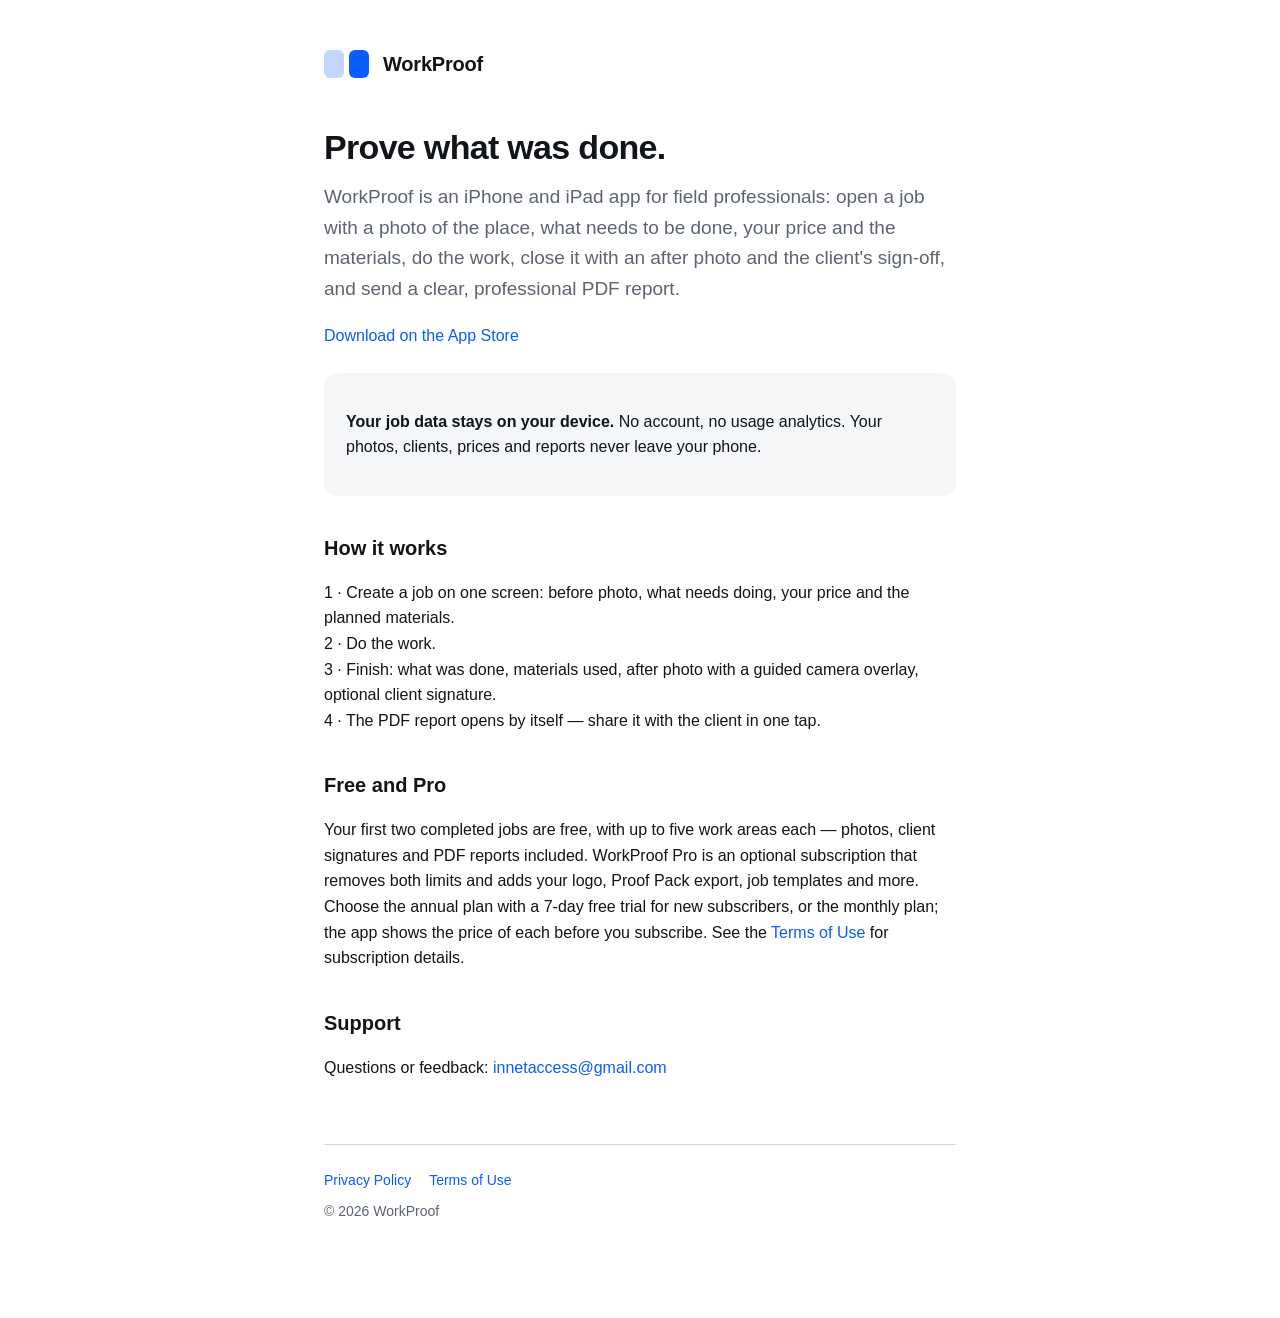
<file: index.html>
<!doctype html>
<html lang="en">
<head>
  <meta charset="utf-8">
  <meta name="viewport" content="width=device-width, initial-scale=1">
  <title>WorkProof — Prove what was done</title>
  <meta name="description" content="WorkProof documents field jobs with before-and-after evidence and delivers a professional PDF report. Local-first, no accounts.">
  <meta name="apple-itunes-app" content="app-id=6793370447">
  <link rel="stylesheet" href="style.css">
</head>
<body>
<main>
  <header class="site">
    <div class="mark" aria-hidden="true"><span></span><span></span></div>
    <strong>WorkProof</strong>
  </header>

  <h1>Prove what was done.</h1>
  <p class="lede">WorkProof is an iPhone and iPad app for field professionals: open a job with a photo of the place, what needs to be done, your price and the materials, do the work, close it with an after photo and the client's sign-off, and send a clear, professional PDF report.</p>
  <p><a href="https://apps.apple.com/app/id6793370447">Download on the App Store</a></p>

  <div class="card">
    <p><strong>Your job data stays on your device.</strong> No account, no usage analytics. Your photos, clients, prices and reports never leave your phone.</p>
  </div>

  <h2>How it works</h2>
  <p>1&nbsp;·&nbsp;Create a job on one screen: before photo, what needs doing, your price and the planned materials.<br>
     2&nbsp;·&nbsp;Do the work.<br>
     3&nbsp;·&nbsp;Finish: what was done, materials used, after photo with a guided camera overlay, optional client signature.<br>
     4&nbsp;·&nbsp;The PDF report opens by itself — share it with the client in one tap.</p>

  <h2>Free and Pro</h2>
  <p>Your first two completed jobs are free, with up to five work areas each — photos, client signatures and PDF reports included. WorkProof Pro is an optional subscription that removes both limits and adds your logo, Proof Pack export, job templates and more. Choose the annual plan with a 7-day free trial for new subscribers, or the monthly plan; the app shows the price of each before you subscribe. See the <a href="terms.html">Terms of Use</a> for subscription details.</p>

  <h2>Support</h2>
  <p>Questions or feedback: <a href="mailto:innetaccess@gmail.com">innetaccess@gmail.com</a></p>

  <footer>
    <nav class="legal">
      <a href="privacy.html">Privacy Policy</a>
      <a href="terms.html">Terms of Use</a>
    </nav>
    © 2026 WorkProof
  </footer>
</main>
</body>
</html>
</file>
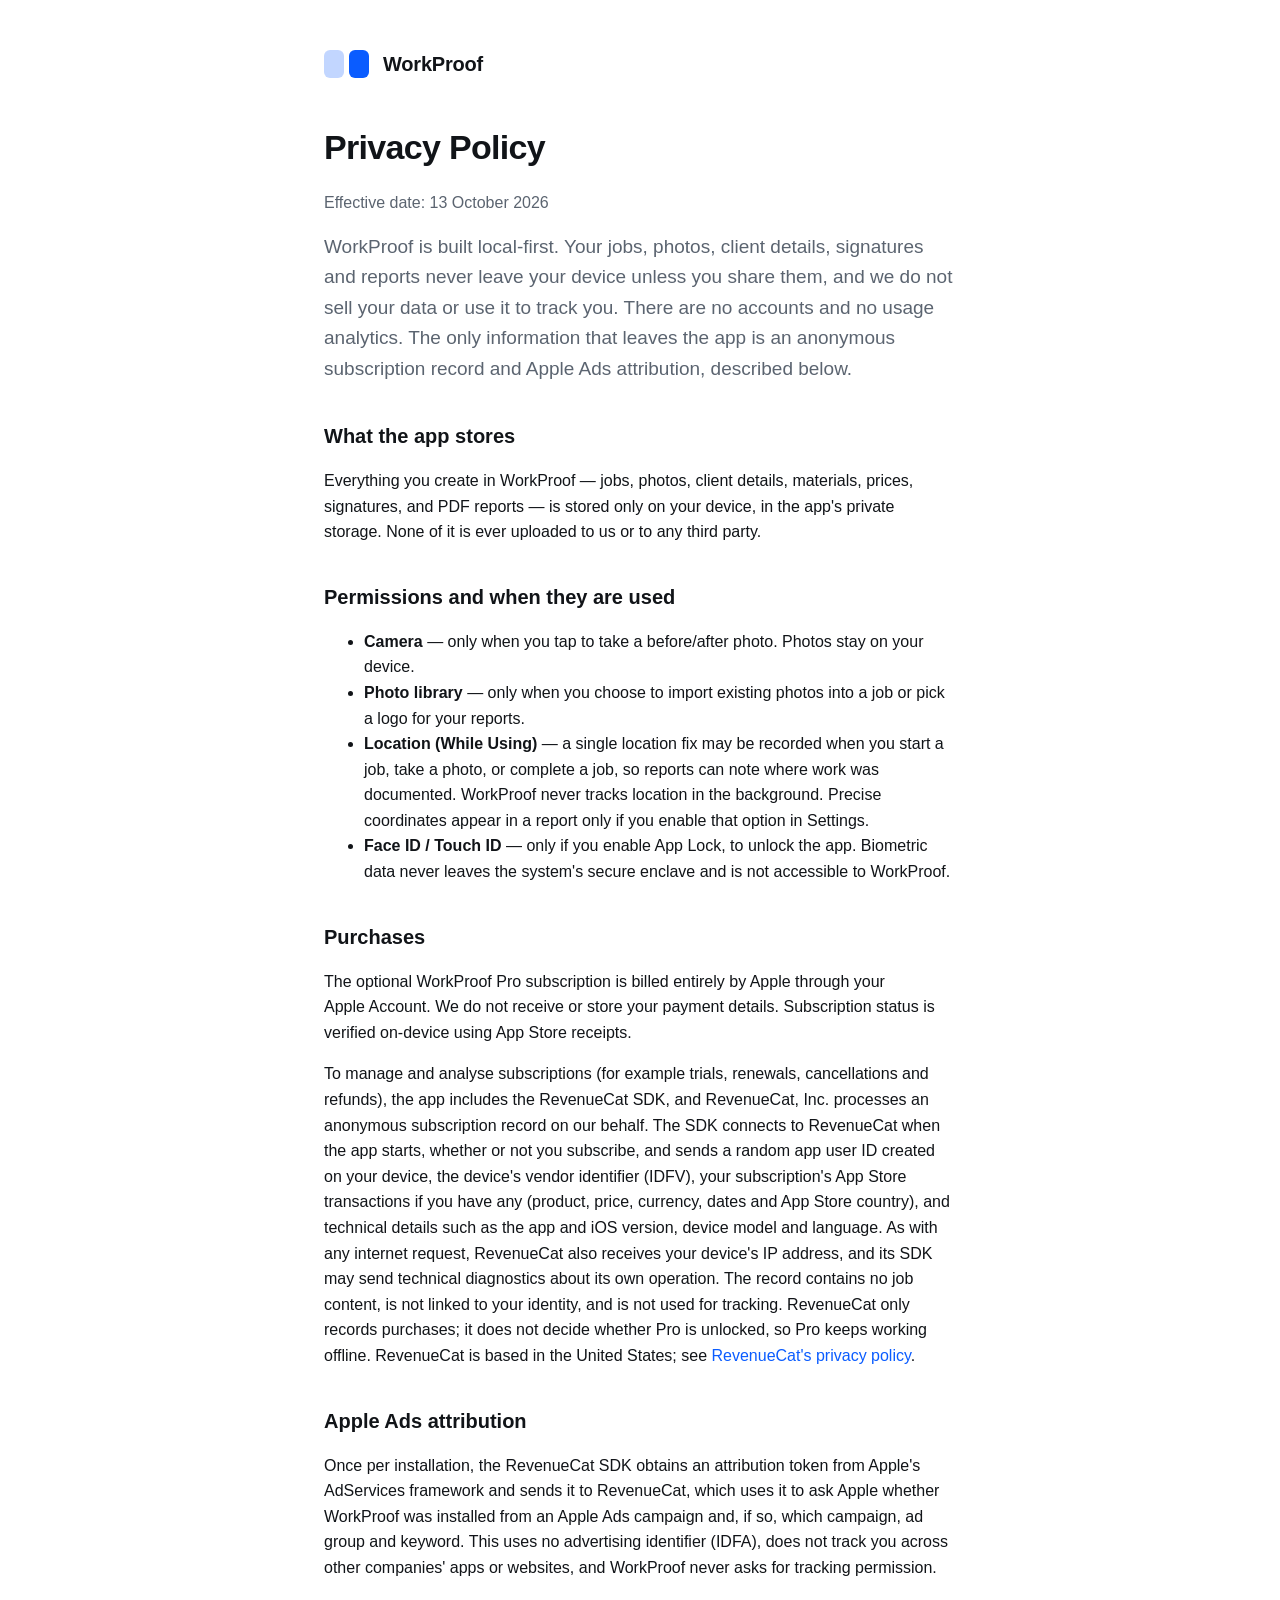
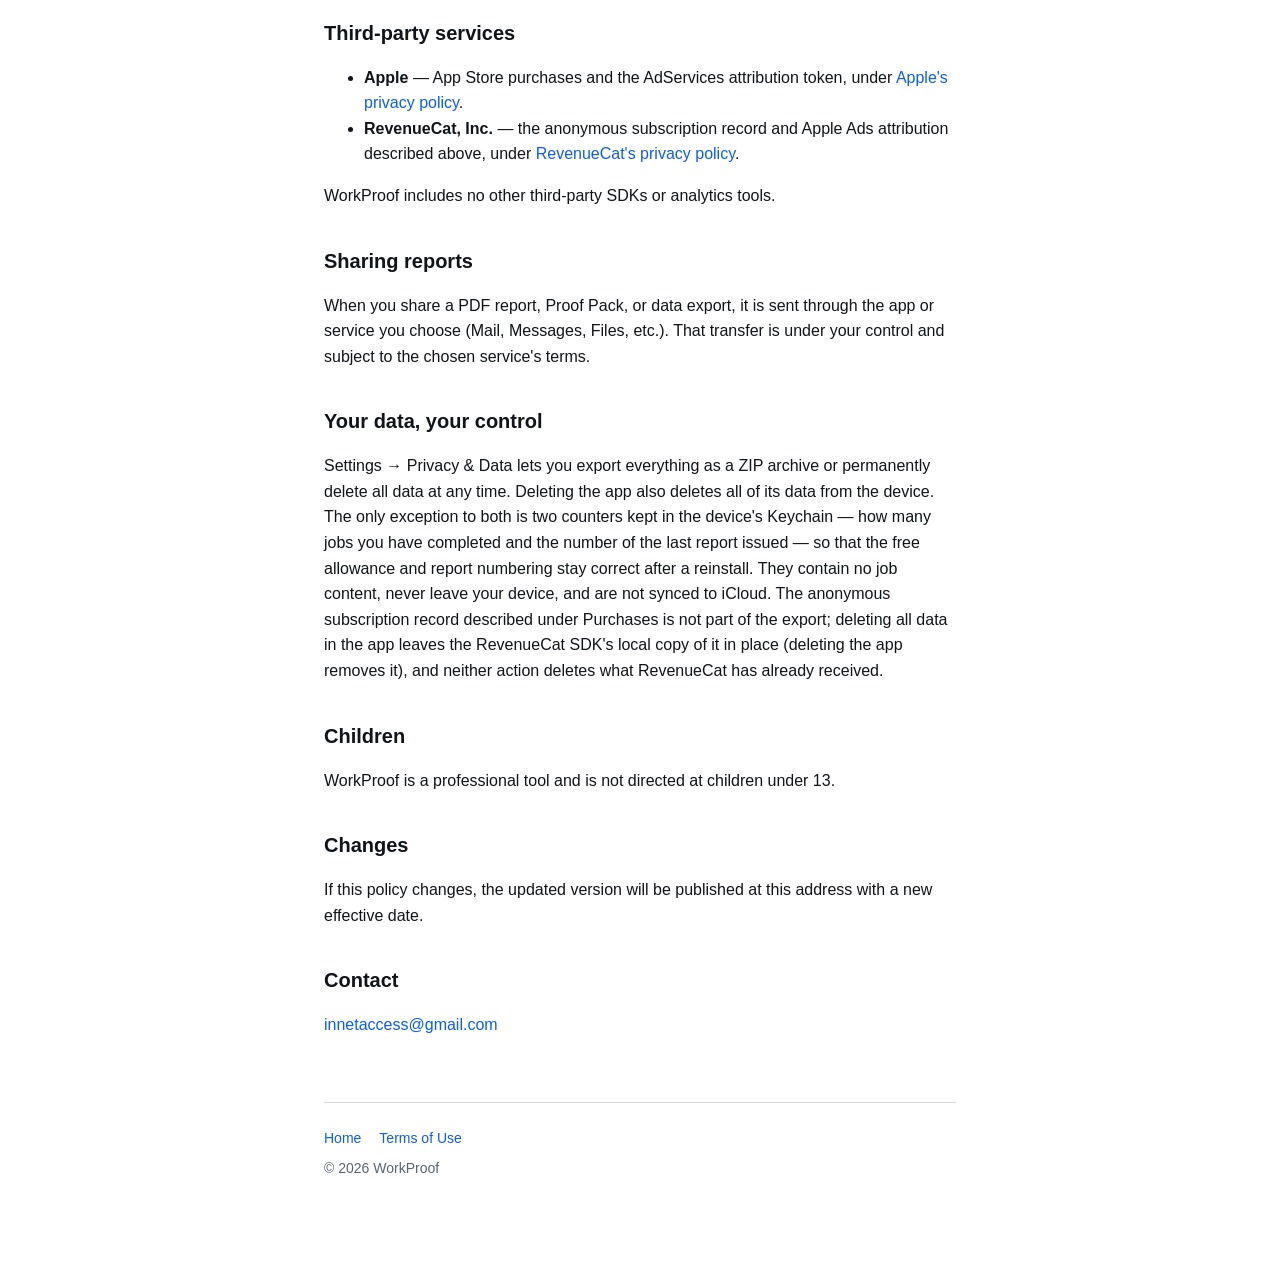
<file: privacy.html>
<!doctype html>
<html lang="en">
<head>
  <meta charset="utf-8">
  <meta name="viewport" content="width=device-width, initial-scale=1">
  <title>Privacy Policy — WorkProof</title>
  <link rel="stylesheet" href="style.css">
</head>
<body>
<main>
  <header class="site">
    <div class="mark" aria-hidden="true"><span></span><span></span></div>
    <strong>WorkProof</strong>
  </header>

  <h1>Privacy Policy</h1>
  <p class="muted">Effective date: 13 October 2026</p>

  <p class="lede">WorkProof is built local-first. Your jobs, photos, client details, signatures and reports never leave your device unless you share them, and we do not sell your data or use it to track you. There are no accounts and no usage analytics. The only information that leaves the app is an anonymous subscription record and Apple&nbsp;Ads attribution, described below.</p>

  <h2>What the app stores</h2>
  <p>Everything you create in WorkProof — jobs, photos, client details, materials, prices, signatures, and PDF reports — is stored only on your device, in the app's private storage. None of it is ever uploaded to us or to any third party.</p>

  <h2>Permissions and when they are used</h2>
  <ul>
    <li><strong>Camera</strong> — only when you tap to take a before/after photo. Photos stay on your device.</li>
    <li><strong>Photo library</strong> — only when you choose to import existing photos into a job or pick a logo for your reports.</li>
    <li><strong>Location (While Using)</strong> — a single location fix may be recorded when you start a job, take a photo, or complete a job, so reports can note where work was documented. WorkProof never tracks location in the background. Precise coordinates appear in a report only if you enable that option in Settings.</li>
    <li><strong>Face&nbsp;ID / Touch&nbsp;ID</strong> — only if you enable App Lock, to unlock the app. Biometric data never leaves the system's secure enclave and is not accessible to WorkProof.</li>
  </ul>

  <h2>Purchases</h2>
  <p>The optional WorkProof Pro subscription is billed entirely by Apple through your Apple&nbsp;Account. We do not receive or store your payment details. Subscription status is verified on-device using App&nbsp;Store receipts.</p>
  <p>To manage and analyse subscriptions (for example trials, renewals, cancellations and refunds), the app includes the RevenueCat SDK, and RevenueCat,&nbsp;Inc. processes an anonymous subscription record on our behalf. The SDK connects to RevenueCat when the app starts, whether or not you subscribe, and sends a random app user ID created on your device, the device's vendor identifier (IDFV), your subscription's App&nbsp;Store transactions if you have any (product, price, currency, dates and App&nbsp;Store country), and technical details such as the app and iOS version, device model and language. As with any internet request, RevenueCat also receives your device's IP address, and its SDK may send technical diagnostics about its own operation. The record contains no job content, is not linked to your identity, and is not used for tracking. RevenueCat only records purchases; it does not decide whether Pro is unlocked, so Pro keeps working offline. RevenueCat is based in the United States; see <a href="https://www.revenuecat.com/privacy">RevenueCat's privacy policy</a>.</p>

  <h2>Apple Ads attribution</h2>
  <p>Once per installation, the RevenueCat SDK obtains an attribution token from Apple's AdServices framework and sends it to RevenueCat, which uses it to ask Apple whether WorkProof was installed from an Apple&nbsp;Ads campaign and, if so, which campaign, ad group and keyword. This uses no advertising identifier (IDFA), does not track you across other companies' apps or websites, and WorkProof never asks for tracking permission.</p>

  <h2>Third-party services</h2>
  <ul>
    <li><strong>Apple</strong> — App&nbsp;Store purchases and the AdServices attribution token, under <a href="https://www.apple.com/legal/privacy/">Apple's privacy policy</a>.</li>
    <li><strong>RevenueCat,&nbsp;Inc.</strong> — the anonymous subscription record and Apple&nbsp;Ads attribution described above, under <a href="https://www.revenuecat.com/privacy">RevenueCat's privacy policy</a>.</li>
  </ul>
  <p>WorkProof includes no other third-party SDKs or analytics tools.</p>

  <h2>Sharing reports</h2>
  <p>When you share a PDF report, Proof Pack, or data export, it is sent through the app or service you choose (Mail, Messages, Files, etc.). That transfer is under your control and subject to the chosen service's terms.</p>

  <h2>Your data, your control</h2>
  <p>Settings → Privacy &amp; Data lets you export everything as a ZIP archive or permanently delete all data at any time. Deleting the app also deletes all of its data from the device. The only exception to both is two counters kept in the device's Keychain — how many jobs you have completed and the number of the last report issued — so that the free allowance and report numbering stay correct after a reinstall. They contain no job content, never leave your device, and are not synced to iCloud. The anonymous subscription record described under Purchases is not part of the export; deleting all data in the app leaves the RevenueCat SDK's local copy of it in place (deleting the app removes it), and neither action deletes what RevenueCat has already received.</p>

  <h2>Children</h2>
  <p>WorkProof is a professional tool and is not directed at children under 13.</p>

  <h2>Changes</h2>
  <p>If this policy changes, the updated version will be published at this address with a new effective date.</p>

  <h2>Contact</h2>
  <p><a href="mailto:innetaccess@gmail.com">innetaccess@gmail.com</a></p>

  <footer>
    <nav class="legal">
      <a href="index.html">Home</a>
      <a href="terms.html">Terms of Use</a>
    </nav>
    © 2026 WorkProof
  </footer>
</main>
</body>
</html>
</file>
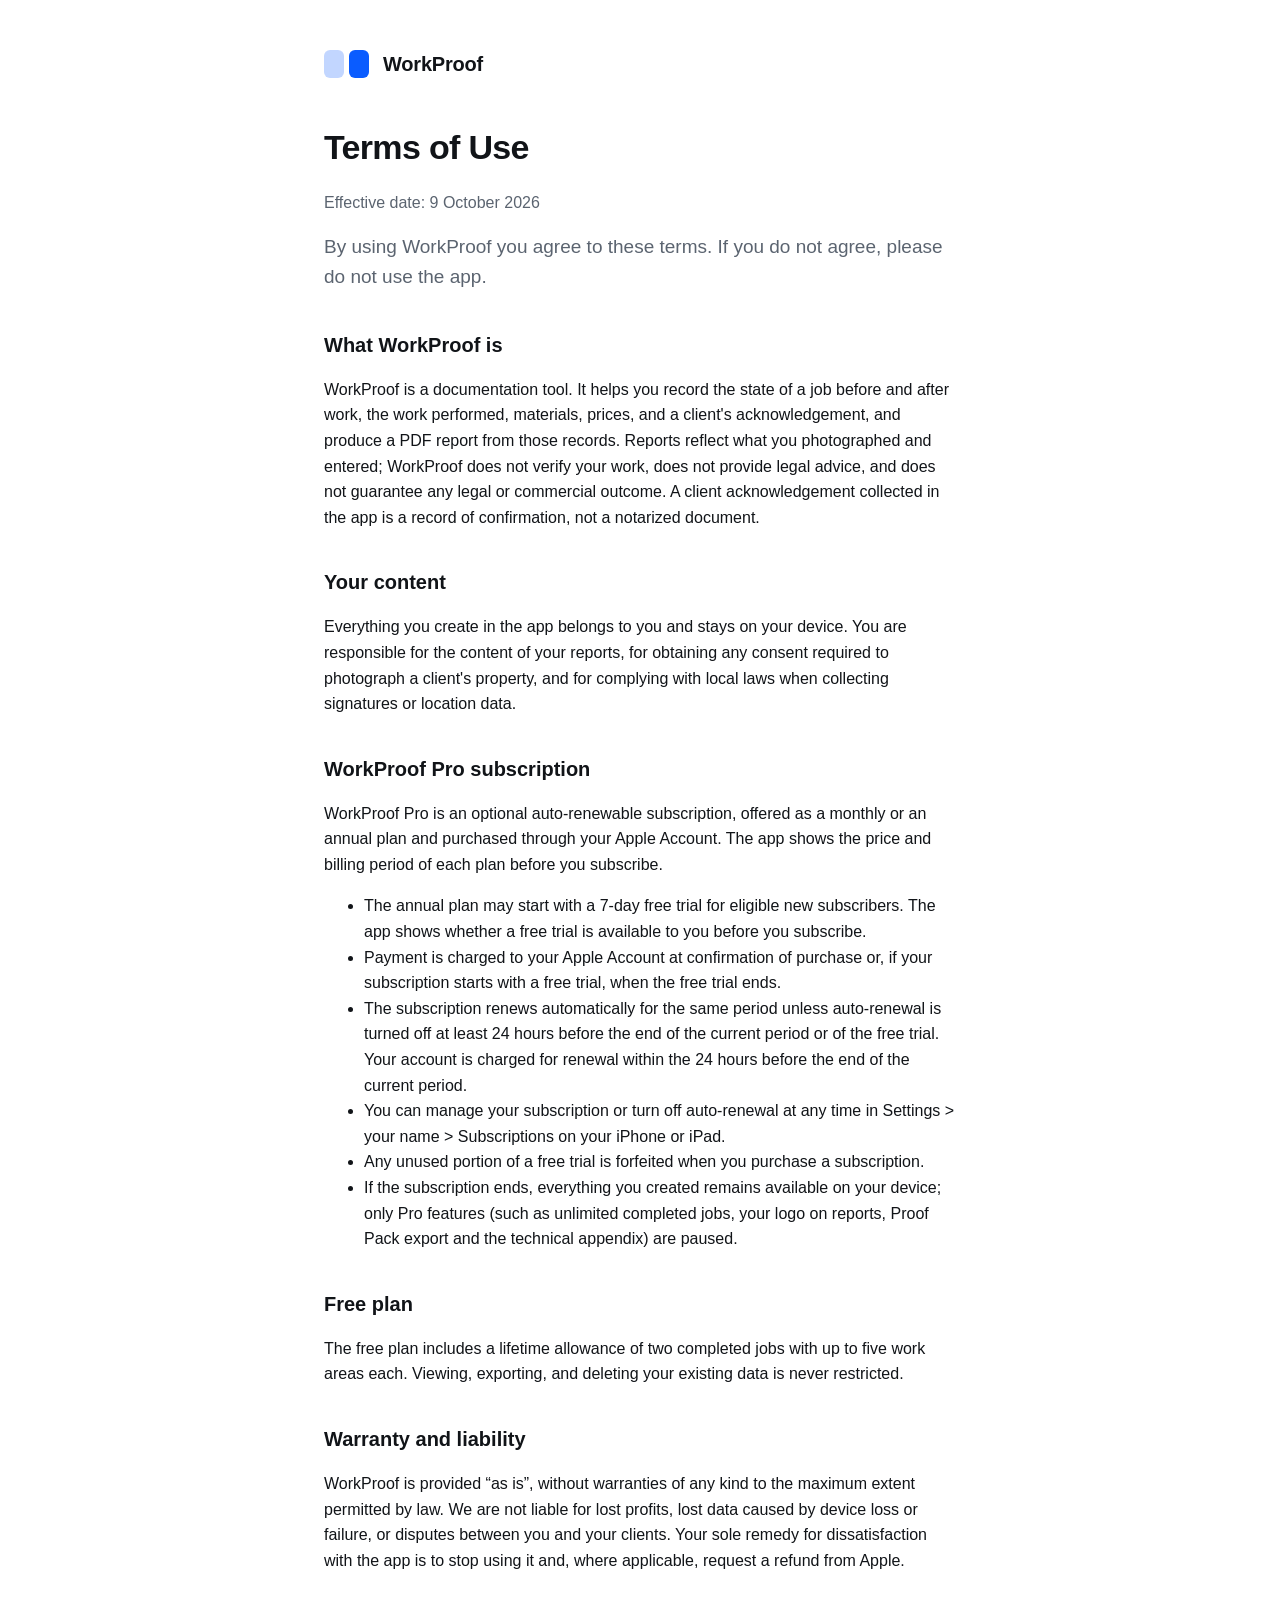
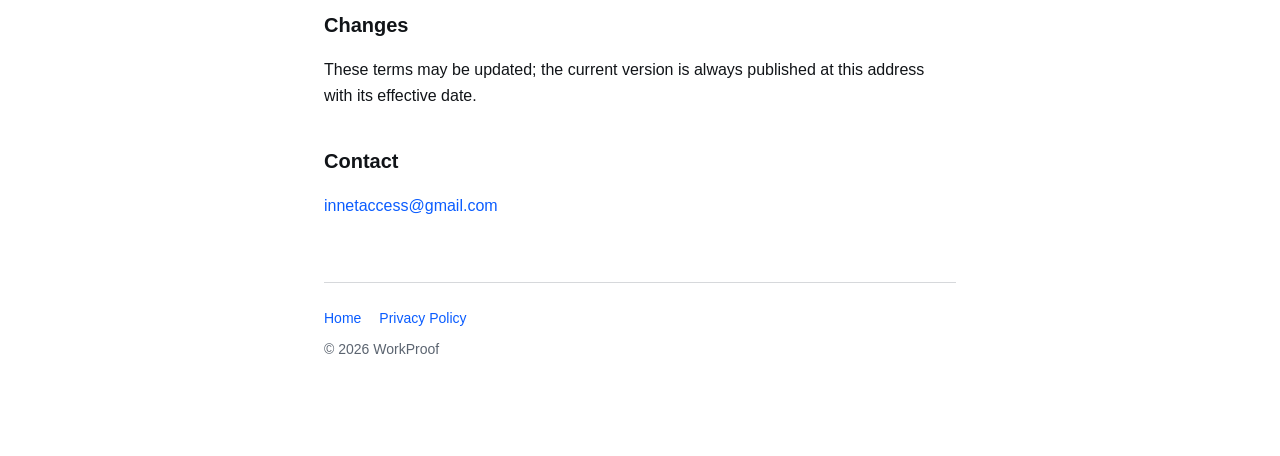
<file: terms.html>
<!doctype html>
<html lang="en">
<head>
  <meta charset="utf-8">
  <meta name="viewport" content="width=device-width, initial-scale=1">
  <title>Terms of Use — WorkProof</title>
  <link rel="stylesheet" href="style.css">
</head>
<body>
<main>
  <header class="site">
    <div class="mark" aria-hidden="true"><span></span><span></span></div>
    <strong>WorkProof</strong>
  </header>

  <h1>Terms of Use</h1>
  <p class="muted">Effective date: 9 October 2026</p>

  <p class="lede">By using WorkProof you agree to these terms. If you do not agree, please do not use the app.</p>

  <h2>What WorkProof is</h2>
  <p>WorkProof is a documentation tool. It helps you record the state of a job before and after work, the work performed, materials, prices, and a client's acknowledgement, and produce a PDF report from those records. Reports reflect what you photographed and entered; WorkProof does not verify your work, does not provide legal advice, and does not guarantee any legal or commercial outcome. A client acknowledgement collected in the app is a record of confirmation, not a notarized document.</p>

  <h2>Your content</h2>
  <p>Everything you create in the app belongs to you and stays on your device. You are responsible for the content of your reports, for obtaining any consent required to photograph a client's property, and for complying with local laws when collecting signatures or location data.</p>

  <h2>WorkProof Pro subscription</h2>
  <p>WorkProof Pro is an optional auto-renewable subscription, offered as a monthly or an annual plan and purchased through your Apple&nbsp;Account. The app shows the price and billing period of each plan before you subscribe.</p>
  <ul>
    <li>The annual plan may start with a 7-day free trial for eligible new subscribers. The app shows whether a free trial is available to you before you subscribe.</li>
    <li>Payment is charged to your Apple&nbsp;Account at confirmation of purchase or, if your subscription starts with a free trial, when the free trial ends.</li>
    <li>The subscription renews automatically for the same period unless auto-renewal is turned off at least 24&nbsp;hours before the end of the current period or of the free trial. Your account is charged for renewal within the 24&nbsp;hours before the end of the current period.</li>
    <li>You can manage your subscription or turn off auto-renewal at any time in Settings&nbsp;&gt; your name&nbsp;&gt; Subscriptions on your iPhone or iPad.</li>
    <li>Any unused portion of a free trial is forfeited when you purchase a subscription.</li>
    <li>If the subscription ends, everything you created remains available on your device; only Pro features (such as unlimited completed jobs, your logo on reports, Proof Pack export and the technical appendix) are paused.</li>
  </ul>

  <h2>Free plan</h2>
  <p>The free plan includes a lifetime allowance of two completed jobs with up to five work areas each. Viewing, exporting, and deleting your existing data is never restricted.</p>

  <h2>Warranty and liability</h2>
  <p>WorkProof is provided “as is”, without warranties of any kind to the maximum extent permitted by law. We are not liable for lost profits, lost data caused by device loss or failure, or disputes between you and your clients. Your sole remedy for dissatisfaction with the app is to stop using it and, where applicable, request a refund from Apple.</p>

  <h2>Changes</h2>
  <p>These terms may be updated; the current version is always published at this address with its effective date.</p>

  <h2>Contact</h2>
  <p><a href="mailto:innetaccess@gmail.com">innetaccess@gmail.com</a></p>

  <footer>
    <nav class="legal">
      <a href="index.html">Home</a>
      <a href="privacy.html">Privacy Policy</a>
    </nav>
    © 2026 WorkProof
  </footer>
</main>
</body>
</html>
</file>
<file: style.css>
:root {
  --accent: #0a5cff;
  --ink: #111418;
  --muted: #5b6470;
  --bg: #ffffff;
  --card: #f4f6f8;
}
@media (prefers-color-scheme: dark) {
  :root {
    --ink: #f2f4f7;
    --muted: #9aa4b2;
    --bg: #0d1117;
    --card: #161c24;
  }
}
* { box-sizing: border-box; }
body {
  margin: 0;
  font-family: -apple-system, BlinkMacSystemFont, "Segoe UI", Roboto, sans-serif;
  color: var(--ink);
  background: var(--bg);
  line-height: 1.6;
}
main {
  max-width: 680px;
  margin: 0 auto;
  padding: 48px 24px 96px;
}
header.site {
  display: flex;
  align-items: center;
  gap: 14px;
  margin-bottom: 40px;
}
header.site .mark {
  display: flex;
  gap: 5px;
}
header.site .mark span {
  width: 20px;
  height: 28px;
  border-radius: 6px;
  background: color-mix(in srgb, var(--accent) 25%, transparent);
}
header.site .mark span:last-child {
  background: var(--accent);
  position: relative;
}
header.site strong { font-size: 20px; letter-spacing: -0.01em; }
h1 { font-size: 34px; letter-spacing: -0.02em; margin: 0 0 8px; }
h2 { font-size: 20px; margin: 36px 0 8px; }
p.lede { font-size: 19px; color: var(--muted); margin-top: 0; }
p, li { color: var(--ink); }
.muted { color: var(--muted); }
a { color: var(--accent); text-decoration: none; }
a:hover { text-decoration: underline; }
.card {
  background: var(--card);
  border-radius: 14px;
  padding: 20px 22px;
  margin: 24px 0;
}
footer {
  margin-top: 64px;
  padding-top: 24px;
  border-top: 1px solid color-mix(in srgb, var(--muted) 25%, transparent);
  font-size: 14px;
  color: var(--muted);
}
nav.legal { display: flex; gap: 18px; margin-bottom: 8px; }
</file>
